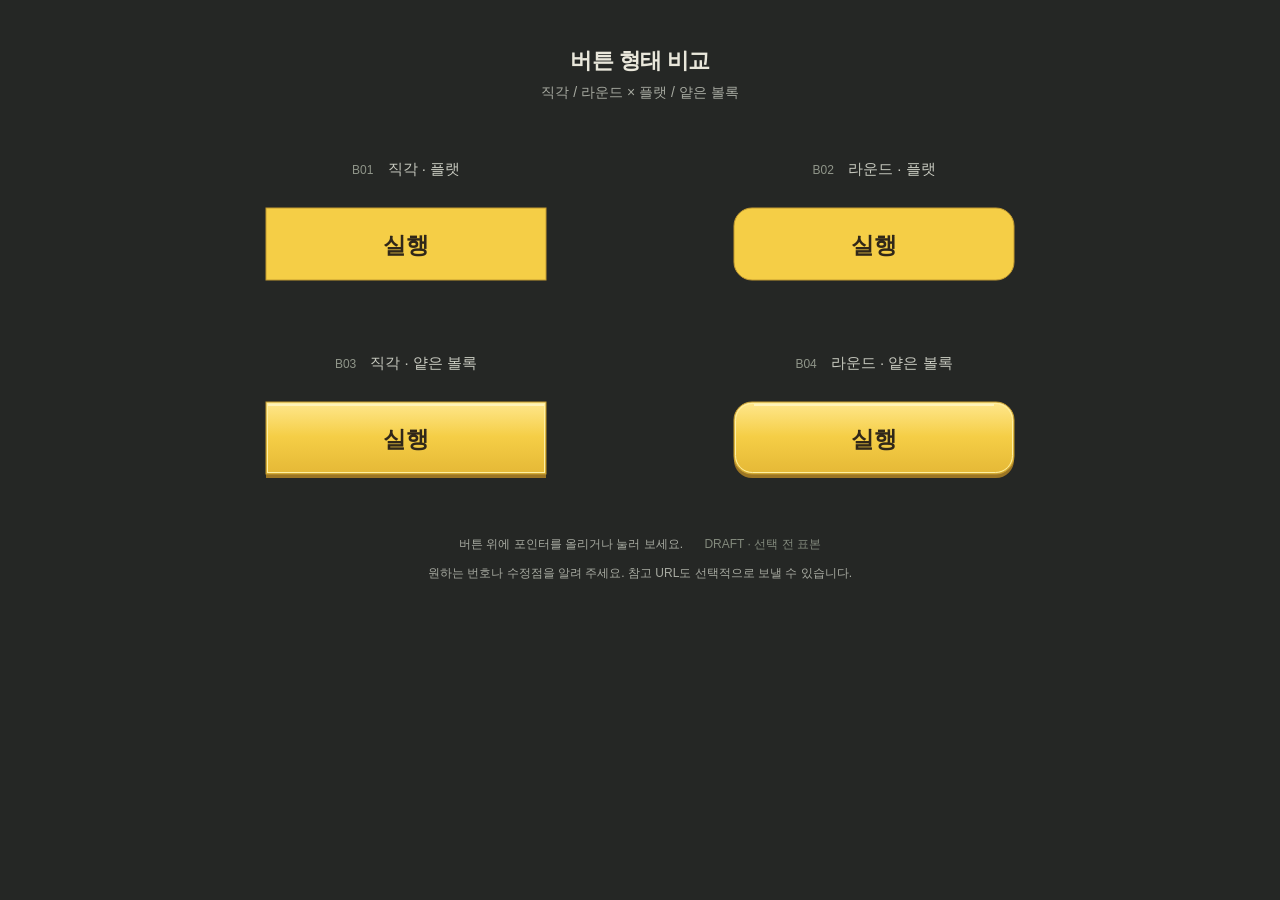
<file: .agents/skills/game-ui-art-direction/assets/sample-library/button-shapes/1.0.0/index.html>
<!doctype html><html lang="ko"><meta charset="utf-8"><meta name="viewport" content="width=device-width,initial-scale=1"><title>버튼 형태 4종 비교</title><link rel="stylesheet" href="style.css"><main><header><h1>버튼 형태 비교</h1><p>직각 / 라운드 × 플랫 / 얕은 볼록</p></header><section aria-label="네 가지 버튼 표본"><figure id="B01" data-candidate="B01@1"><figcaption><span>B01</span> 직각 · 플랫</figcaption><button aria-label="B01 직각 · 플랫 실행 표본"><img src="B01.svg" alt="실행" width="320" height="104" draggable="false"></button></figure>
<figure id="B02" data-candidate="B02@1"><figcaption><span>B02</span> 라운드 · 플랫</figcaption><button aria-label="B02 라운드 · 플랫 실행 표본"><img src="B02.svg" alt="실행" width="320" height="104" draggable="false"></button></figure>
<figure id="B03" data-candidate="B03@1"><figcaption><span>B03</span> 직각 · 얕은 볼록</figcaption><button aria-label="B03 직각 · 얕은 볼록 실행 표본"><img src="B03.svg" alt="실행" width="320" height="104" draggable="false"></button></figure>
<figure id="B04" data-candidate="B04@1"><figcaption><span>B04</span> 라운드 · 얕은 볼록</figcaption><button aria-label="B04 라운드 · 얕은 볼록 실행 표본"><img src="B04.svg" alt="실행" width="320" height="104" draggable="false"></button></figure></section><footer>버튼 위에 포인터를 올리거나 눌러 보세요. <span>DRAFT · 선택 전 표본</span><p>원하는 번호나 수정점을 알려 주세요. 참고 URL도 선택적으로 보낼 수 있습니다.</p></footer></main></html>
</file>
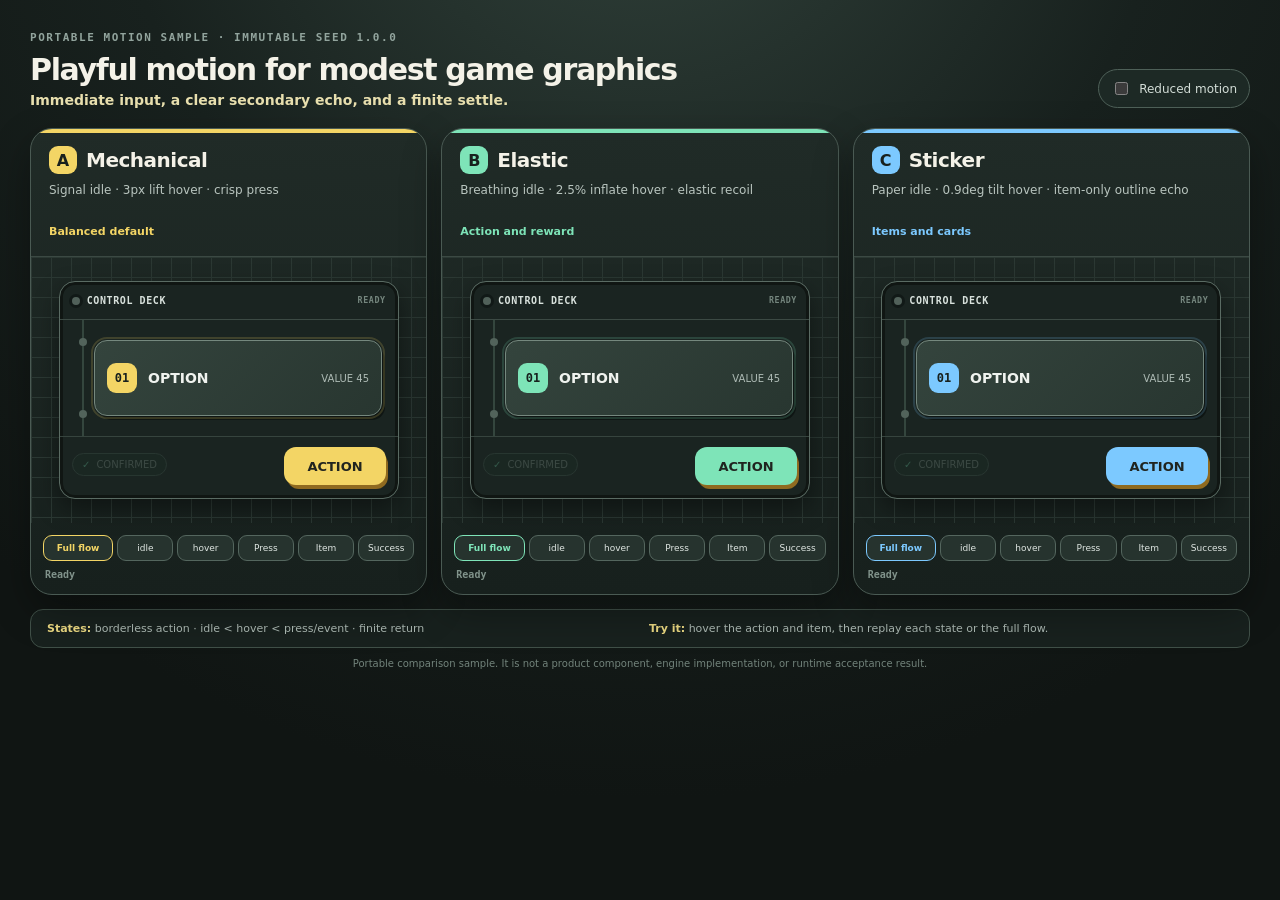
<file: .agents/skills/game-ui-art-direction/assets/sample-library/playful-ui-motion/1.0.0/index.html>
<!doctype html>
<html lang="en">
<head>
  <meta charset="utf-8">
  <meta name="viewport" content="width=device-width, initial-scale=1">
  <title>Playful UI motion languages</title>
  <link rel="stylesheet" href="style.css">
</head>
<body>
  <main>
    <header class="page-header">
      <div>
        <span class="eyebrow">PORTABLE MOTION SAMPLE · IMMUTABLE SEED 1.0.0</span>
        <h1>Playful motion for modest game graphics</h1>
        <p><b>Immediate input, a clear secondary echo, and a finite settle.</b></p>
      </div>
      <label class="reduce-toggle"><input id="reduce-motion" type="checkbox"><span>Reduced motion</span></label>
    </header>

    <section class="comparison" aria-label="Playful UI motion language candidates">
      <figure class="candidate toy" data-candidate="toy-cockpit@4" data-motion="mechanical">
        <div class="candidate-head">
          <div><span class="option">A</span><h2>Mechanical</h2></div>
          <p>Signal idle · 3px lift hover · crisp press</p>
          <em>Balanced default</em>
        </div>
        <div class="stage">
          <div class="console-shell">
            <div class="console-top"><span class="lamp" aria-hidden="true"></span><span>CONTROL DECK</span><small>READY</small></div>
            <div class="track">
              <span class="rail" aria-hidden="true"></span>
              <div class="block-slot">
                <div class="block-visual">
                  <span class="block-shadow" aria-hidden="true"></span>
                  <span class="block-face"><b>01</b><span>OPTION</span><small>VALUE 45</small></span>
                  <span class="block-outline" aria-hidden="true"></span>
                  <span class="block-echo" aria-hidden="true"></span>
                </div>
              </div>
            </div>
            <div class="console-bottom">
              <div class="status-wrap"><span class="status-chip"><b>✓</b> CONFIRMED</span></div>
              <button class="action" type="button" aria-label="Mechanical action motion">
                <span class="button-visual"><span class="button-shadow" aria-hidden="true"></span><span class="button-face">ACTION</span></span>
              </button>
            </div>
          </div>
        </div>
        <div class="controls" aria-label="Mechanical motion controls">
          <button data-play="all">Full flow</button><button data-play="idle">idle</button><button data-play="hover">hover</button><button data-play="button">Press</button><button data-play="block">Item</button><button data-play="success">Success</button>
        </div>
        <output>Ready</output>
      </figure>

      <figure class="candidate jelly" data-candidate="jelly-engine@4" data-motion="elastic">
        <div class="candidate-head">
          <div><span class="option">B</span><h2>Elastic</h2></div>
          <p>Breathing idle · 2.5% inflate hover · elastic recoil</p>
          <em>Action and reward</em>
        </div>
        <div class="stage">
          <div class="console-shell">
            <div class="console-top"><span class="lamp" aria-hidden="true"></span><span>CONTROL DECK</span><small>READY</small></div>
            <div class="track">
              <span class="rail" aria-hidden="true"></span>
              <div class="block-slot">
                <div class="block-visual">
                  <span class="block-shadow" aria-hidden="true"></span>
                  <span class="block-face"><b>01</b><span>OPTION</span><small>VALUE 45</small></span>
                  <span class="block-outline" aria-hidden="true"></span>
                  <span class="block-echo" aria-hidden="true"></span>
                </div>
              </div>
            </div>
            <div class="console-bottom">
              <div class="status-wrap"><span class="status-chip"><b>✓</b> CONFIRMED</span></div>
              <button class="action" type="button" aria-label="Elastic action motion">
                <span class="button-visual"><span class="button-shadow" aria-hidden="true"></span><span class="button-face">ACTION</span></span>
              </button>
            </div>
          </div>
        </div>
        <div class="controls" aria-label="Elastic motion controls">
          <button data-play="all">Full flow</button><button data-play="idle">idle</button><button data-play="hover">hover</button><button data-play="button">Press</button><button data-play="block">Item</button><button data-play="success">Success</button>
        </div>
        <output>Ready</output>
      </figure>

      <figure class="candidate sticker" data-candidate="sticker-pop@4" data-motion="sticker">
        <div class="candidate-head">
          <div><span class="option">C</span><h2>Sticker</h2></div>
          <p>Paper idle · 0.9deg tilt hover · item-only outline echo</p>
          <em>Items and cards</em>
        </div>
        <div class="stage">
          <div class="console-shell">
            <div class="console-top"><span class="lamp" aria-hidden="true"></span><span>CONTROL DECK</span><small>READY</small></div>
            <div class="track">
              <span class="rail" aria-hidden="true"></span>
              <div class="block-slot">
                <div class="block-visual">
                  <span class="block-shadow" aria-hidden="true"></span>
                  <span class="block-face"><b>01</b><span>OPTION</span><small>VALUE 45</small></span>
                  <span class="block-outline" aria-hidden="true"></span>
                  <span class="block-echo" aria-hidden="true"></span>
                </div>
              </div>
            </div>
            <div class="console-bottom">
              <div class="status-wrap"><span class="status-chip"><b>✓</b> CONFIRMED</span></div>
              <button class="action" type="button" aria-label="Sticker action motion">
                <span class="button-visual"><span class="button-shadow" aria-hidden="true"></span><span class="button-face">ACTION</span></span>
              </button>
            </div>
          </div>
        </div>
        <div class="controls" aria-label="Sticker motion controls">
          <button data-play="all">Full flow</button><button data-play="idle">idle</button><button data-play="hover">hover</button><button data-play="button">Press</button><button data-play="block">Item</button><button data-play="success">Success</button>
        </div>
        <output>Ready</output>
      </figure>
    </section>

    <aside class="notes">
      <span><b>States:</b> borderless action · idle &lt; hover &lt; press/event · finite return</span>
      <span><b>Try it:</b> hover the action and item, then replay each state or the full flow.</span>
    </aside>
    <footer>Portable comparison sample. It is not a product component, engine implementation, or runtime acceptance result.</footer>
  </main>
  <script src="motion.js"></script>
</body>
</html>
</file>
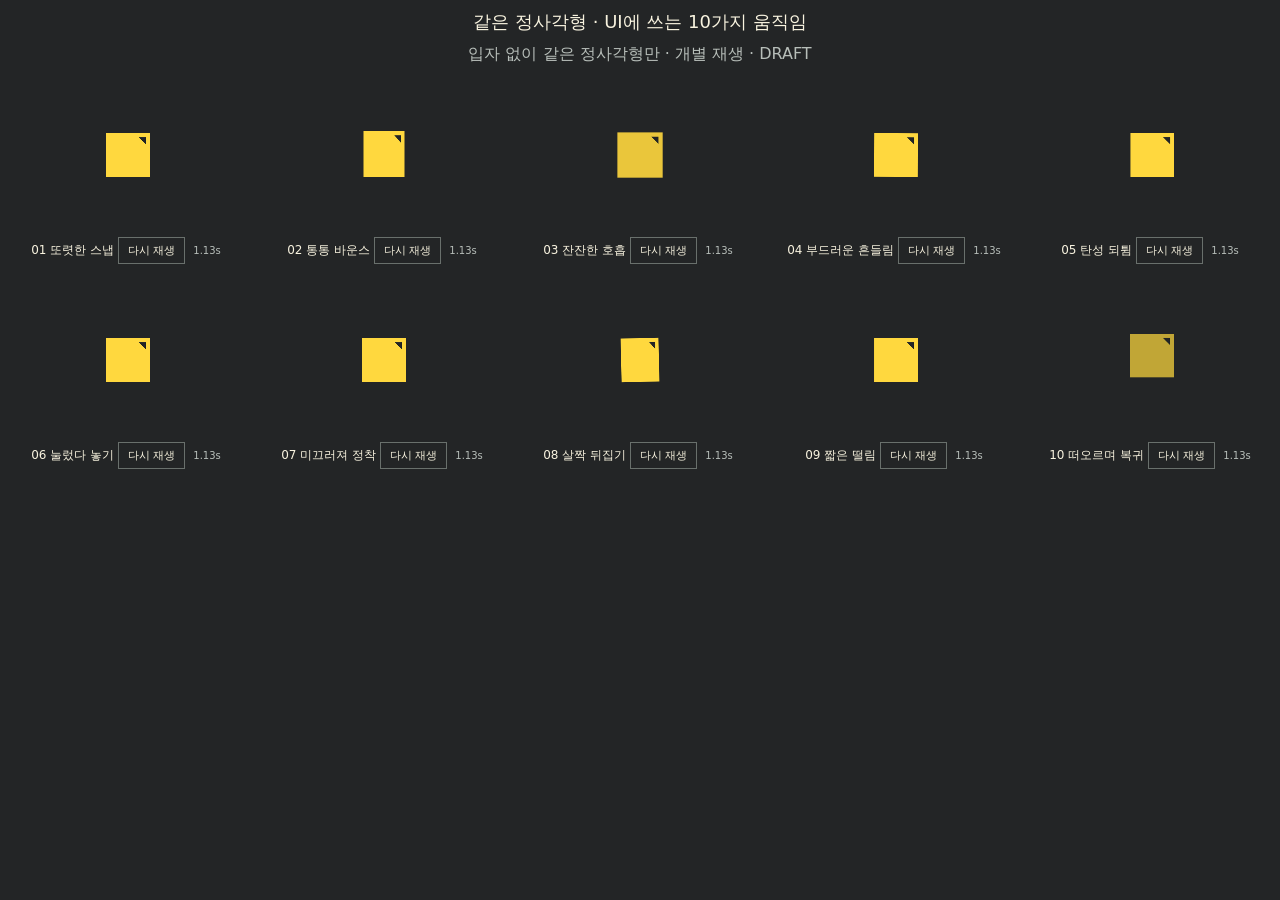
<file: .agents/skills/game-ui-art-direction/assets/sample-library/square-motion/1.0.0/index.html>
<!doctype html><html lang="ko"><meta charset="utf-8"><title>정사각형 움직임 비교</title><link rel="stylesheet" href="style.css"><style>main{display:grid;grid-template-columns:repeat(5,minmax(0,1fr));max-width:1280px;margin:auto}figure{margin:0 5px 14px}figure canvas{width:100%;height:auto}figcaption{font-size:12px}figcaption button{padding:5px 9px;font-size:11px}figcaption output{display:inline;font-size:10px;margin:0 4px}</style><h1>같은 정사각형 · UI에 쓰는 10가지 움직임</h1><p>입자 없이 같은 정사각형만 · 개별 재생 · DRAFT</p><main><figure data-motion="snap"><canvas width="720" height="480" aria-label="또렷한 스냅"></canvas><figcaption>01 또렷한 스냅 <button>다시 재생</button> <output>0.00s</output></figcaption></figure><figure data-motion="cute"><canvas width="720" height="480" aria-label="통통 바운스"></canvas><figcaption>02 통통 바운스 <button>다시 재생</button> <output>0.00s</output></figcaption></figure><figure data-motion="breathe"><canvas width="720" height="480" aria-label="잔잔한 호흡"></canvas><figcaption>03 잔잔한 호흡 <button>다시 재생</button> <output>0.00s</output></figcaption></figure><figure data-motion="sway"><canvas width="720" height="480" aria-label="부드러운 흔들림"></canvas><figcaption>04 부드러운 흔들림 <button>다시 재생</button> <output>0.00s</output></figcaption></figure><figure data-motion="spring"><canvas width="720" height="480" aria-label="탄성 되튐"></canvas><figcaption>05 탄성 되튐 <button>다시 재생</button> <output>0.00s</output></figcaption></figure><figure data-motion="press"><canvas width="720" height="480" aria-label="눌렀다 놓기"></canvas><figcaption>06 눌렀다 놓기 <button>다시 재생</button> <output>0.00s</output></figcaption></figure><figure data-motion="slide"><canvas width="720" height="480" aria-label="미끄러져 정착"></canvas><figcaption>07 미끄러져 정착 <button>다시 재생</button> <output>0.00s</output></figcaption></figure><figure data-motion="flip"><canvas width="720" height="480" aria-label="살짝 뒤집기"></canvas><figcaption>08 살짝 뒤집기 <button>다시 재생</button> <output>0.00s</output></figcaption></figure><figure data-motion="shake"><canvas width="720" height="480" aria-label="짧은 떨림"></canvas><figcaption>09 짧은 떨림 <button>다시 재생</button> <output>0.00s</output></figcaption></figure><figure data-motion="float"><canvas width="720" height="480" aria-label="떠오르며 복귀"></canvas><figcaption>10 떠오르며 복귀 <button>다시 재생</button> <output>0.00s</output></figcaption></figure></main><script src="motion.js"></script><script src="gallery.js"></script>
</file>
<file: .agents/skills/game-ui-art-direction/assets/sample-library/button-shapes/1.0.0/style.css>
:root{color-scheme:dark;font-family:"Malgun Gothic",sans-serif;background:#252725;color:#e9e7db}
*{box-sizing:border-box}body{margin:0}main{width:920px;max-width:100%;margin:0 auto;padding:46px 24px 24px}header{text-align:center}h1{font-size:22px;letter-spacing:-.6px;margin:0 0 8px;font-weight:600}header p{margin:0;color:#a7aaa1;font-size:14px}section{display:grid;grid-template-columns:1fr 1fr;column-gap:64px;row-gap:56px;margin:58px 0 42px}figure{margin:0;text-align:center}figcaption{font-size:15px;color:#c7c9bf;margin-bottom:15px}figcaption span{font-size:12px;color:#90968a;margin-right:10px}button{display:block;width:320px;height:104px;padding:0;border:0;background:none;margin:auto;cursor:pointer;outline-offset:4px;transition:filter 90ms ease,transform 90ms ease}button img{display:block;user-select:none;pointer-events:none}button:hover{filter:brightness(1.055)}button:active{transform:translateY(2px) scale(.99);filter:brightness(.94)}button:focus-visible{outline:2px solid #f4f0d6}footer{text-align:center;font-size:12px;color:#a7aaa1;line-height:1.8}footer span{margin-left:18px;color:#838a7d}footer p{margin:7px 0 0}@media(prefers-reduced-motion:reduce){button{transition:none}}
</file>
<file: .agents/skills/game-ui-art-direction/assets/sample-library/playful-ui-motion/1.0.0/style.css>
:root{color-scheme:dark;font-family:"Malgun Gothic",system-ui,sans-serif;background:#111715;color:#f4f2e8;--gold:#f3d565;--mint:#76e0b5;--ink:#171d1b}
*{box-sizing:border-box}
body{margin:0;min-width:1040px;min-height:100vh;background:radial-gradient(circle at 50% -20%,#32433c 0,#18211e 42%,#101513 78%)}
button{font:inherit}
main{width:min(1220px,calc(100% - 48px));margin:0 auto;padding:26px 0 22px}
.page-header{display:flex;align-items:flex-end;justify-content:space-between;gap:24px;margin-bottom:20px}
.eyebrow{font:800 11px/1.2 ui-monospace,monospace;letter-spacing:.14em;color:#92a49d}
h1{margin:7px 0 5px;font-size:30px;letter-spacing:-.045em}
.page-header p{margin:0;color:#b8c3bd;font-size:14px}.page-header p b{color:#e8dfae}
.reduce-toggle{display:flex;align-items:center;gap:8px;padding:9px 12px;border:1px solid #4e6058;border-radius:999px;background:#1d2925;color:#d3ddd7;font-size:12px;cursor:pointer;white-space:nowrap}
.reduce-toggle input{accent-color:var(--gold)}
.comparison{display:grid;grid-template-columns:repeat(3,minmax(0,1fr));gap:14px}
.candidate{position:relative;overflow:hidden;margin:0;border:1px solid #4a5a53;border-radius:22px;background:linear-gradient(180deg,#202b27,#17201d);box-shadow:0 16px 40px #0005}
.candidate::before{content:"";position:absolute;inset:0 0 auto;height:4px;background:var(--accent)}
.toy{--accent:#f3d565;--accent2:#e49649}.jelly{--accent:#7ee4b8;--accent2:#f08daf}.sticker{--accent:#7cc9ff;--accent2:#ffd166}
.candidate-head{min-height:128px;padding:17px 18px 13px;border-bottom:1px solid #3b4943}
.candidate-head>div{display:flex;align-items:center;gap:9px}.option{display:grid;place-items:center;width:28px;height:28px;border-radius:9px;background:var(--accent);color:#18201d;font-weight:900}
h2{margin:0;font-size:20px;letter-spacing:-.025em}.candidate-head p{min-height:34px;margin:8px 0 4px;color:#b9c5bf;font-size:12px;line-height:1.45}.candidate-head em{color:var(--accent);font-size:11px;font-style:normal;font-weight:800}
.stage{display:grid;place-items:center;height:266px;padding:16px;background-image:linear-gradient(#2b3833 1px,transparent 1px),linear-gradient(90deg,#2b3833 1px,transparent 1px);background-size:20px 20px}
.console-shell{width:100%;max-width:340px;border:1px solid #5a6b63;border-radius:16px;background:#1a2421;box-shadow:inset 0 0 0 3px #101613,0 10px 24px #0006;overflow:hidden}
.console-top{display:flex;align-items:center;gap:7px;height:38px;padding:0 12px;border-bottom:1px solid #3c4a44;color:#d8e1dc;font:800 10px/1 ui-monospace,monospace;letter-spacing:.06em}.console-top small{margin-left:auto;color:#75867e}.lamp{width:8px;height:8px;border-radius:50%;background:#51615a;box-shadow:0 0 0 3px #111917}
.track{position:relative;height:116px;padding:20px 16px}.rail{position:absolute;left:22px;top:0;bottom:0;width:2px;background:#34463e}.rail::before,.rail::after{content:"";position:absolute;left:-3px;width:8px;height:8px;border-radius:50%;background:#52635b}.rail::before{top:18px}.rail::after{bottom:18px}
.block-slot{position:relative;height:76px;margin-left:18px;cursor:pointer}.block-visual{position:absolute;inset:0;transform-origin:28% 52%;will-change:transform,filter}.block-shadow{position:absolute;inset:7px -3px -4px 5px;border-radius:13px;background:#080d0b99}.block-face{position:absolute;inset:0;display:grid;grid-template-columns:34px 1fr auto;align-items:center;gap:7px;padding:0 12px;border:1px solid #75887e;border-radius:13px;background:linear-gradient(135deg,#34443d,#283630);color:#f0f3ef}.block-face b{display:grid;place-items:center;width:30px;height:30px;border-radius:9px;background:var(--accent);color:#17201d;font:900 12px/1 ui-monospace,monospace}.block-face span{font-size:14px;font-weight:800}.block-face small{color:#aebbb5;font-size:10px}.block-outline{position:absolute;inset:-3px;border:2px solid var(--accent);border-radius:16px;opacity:.18;will-change:transform,opacity}.block-echo{position:absolute;inset:-8px;border:2px solid var(--accent2);border-radius:20px;opacity:0;will-change:transform,opacity}
.console-bottom{display:flex;align-items:center;gap:10px;padding:10px 12px 13px;border-top:1px solid #36443e}.status-wrap{position:relative;flex:1;height:32px;overflow:visible}.status-chip{position:absolute;left:0;top:3px;display:flex;align-items:center;gap:6px;padding:5px 9px;border:1px solid #4e655b;border-radius:999px;background:#1f302a;color:#93a69d;font-size:10px;opacity:.28;transform-origin:24% 50%;will-change:transform,opacity,filter}.status-chip b{color:var(--mint)}
.action{position:relative;width:102px;height:38px;padding:0;border:0;background:transparent;cursor:pointer;touch-action:manipulation}.button-visual{position:absolute;inset:0;transform-origin:50% 55%;will-change:transform,filter}.button-shadow{position:absolute;inset:5px -2px -4px 3px;border-radius:12px;background:#8f6a20}.button-face{position:absolute;inset:0;display:grid;place-items:center;border:0;border-radius:12px;background:var(--accent);color:#20241f;font-size:13px;font-weight:900}.action:focus-visible{outline:none}.action:focus-visible .button-face{box-shadow:0 0 0 3px #ffffff55}
.controls{display:grid;grid-template-columns:1.25fr repeat(5,1fr);gap:4px;padding:12px 12px 7px}.controls button{min-width:0;border:1px solid #54665e;border-radius:9px;background:#26332e;color:#dfe6e2;padding:7px 2px;font-size:9px;cursor:pointer}.controls button:first-child{border-color:var(--accent);color:var(--accent);font-weight:900}.controls button:hover,.controls button:focus-visible{background:#314139;outline:2px solid #ffffff22;outline-offset:1px}
output{display:block;min-height:26px;padding:0 14px 11px;color:#81938b;font:700 10px/1.4 ui-monospace,monospace}
.notes{display:grid;grid-template-columns:1fr 1fr;gap:18px;margin-top:14px;padding:12px 16px;border:1px solid #405048;border-radius:13px;background:#18211e;color:#aebbb5;font-size:11px}.notes b{color:#eedb83}footer{margin-top:10px;text-align:center;color:#72837b;font-size:10px}
@media(max-width:1120px){body{min-width:760px}.comparison{grid-template-columns:repeat(2,1fr)}.candidate:last-child{grid-column:1/-1;width:calc(50% - 7px);justify-self:center}}
@media(max-width:780px){body{min-width:0}.comparison{grid-template-columns:1fr}.candidate:last-child{grid-column:auto;width:100%}.page-header{align-items:flex-start;flex-direction:column}.notes{grid-template-columns:1fr}main{width:min(100% - 24px,480px)}}
</file>
<file: .agents/skills/game-ui-art-direction/assets/sample-library/square-motion/1.0.0/style.css>
body{margin:0;background:#232526;color:#f8f3df;font:16px system-ui;text-align:center}h1{font-size:18px;font-weight:500;margin:10px}canvas{display:block;width:720px;height:480px;max-width:100%;margin:auto}button,a{font:inherit;color:inherit;background:transparent;border:1px solid #69706c;padding:9px 14px;text-decoration:none;cursor:pointer}nav{display:flex;gap:8px;justify-content:center;flex-wrap:wrap;margin:8px}input{width:320px}output,p{display:block;color:#b7beb9;margin:8px}a:hover,button:hover{border-color:#ffd83e}section{margin:30px auto;max-width:760px}
</file>
